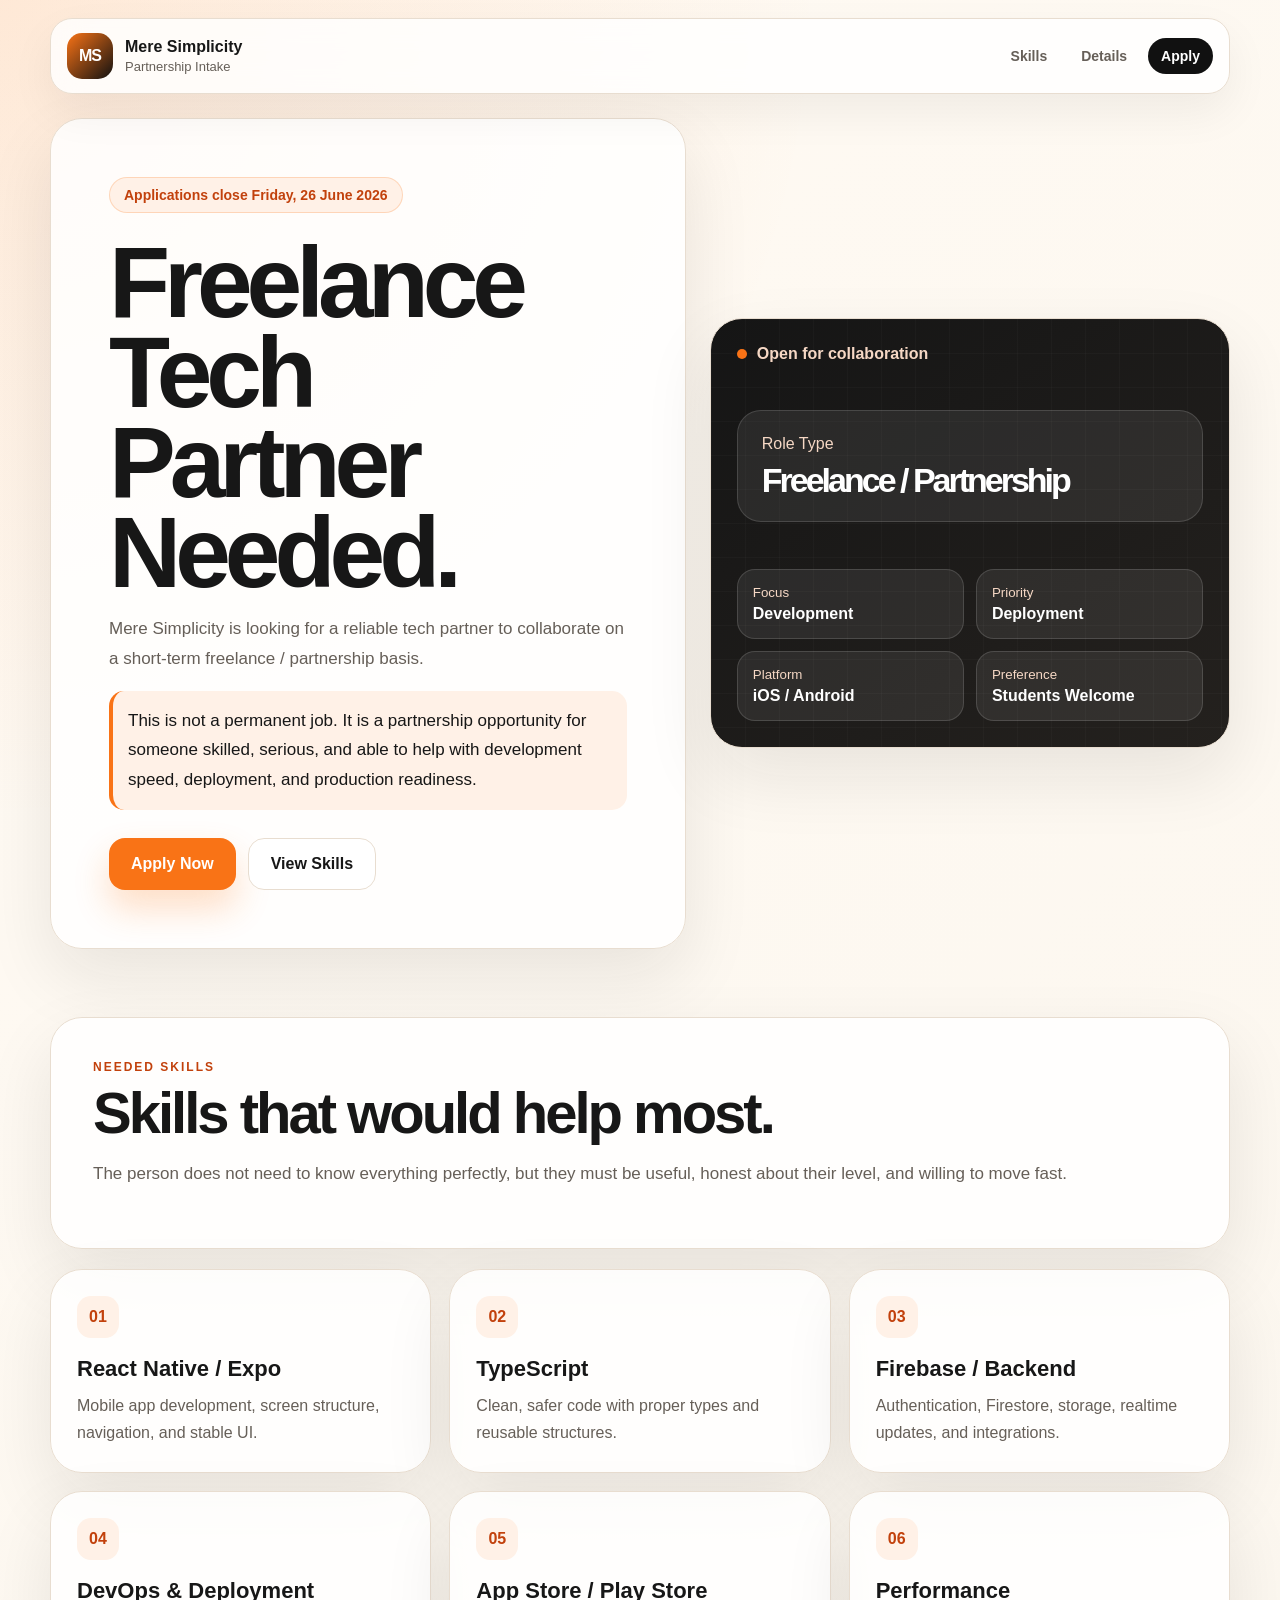
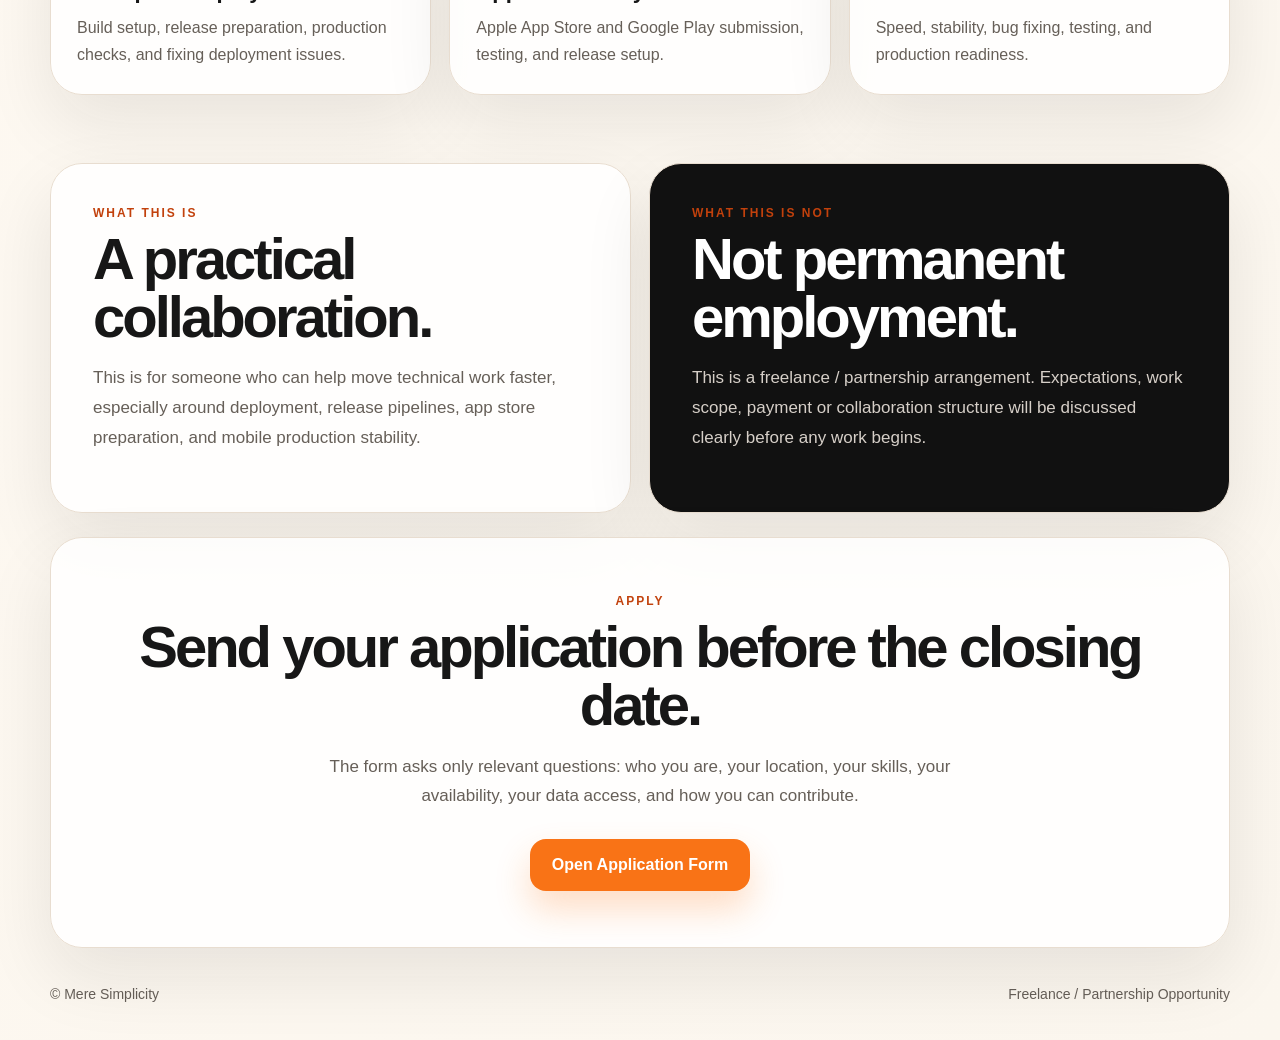
<file: index.html>
<!DOCTYPE html>
<html lang="en">
<head>
  <meta charset="UTF-8" />
  <meta name="viewport" content="width=device-width, initial-scale=1.0" />

  <title>Mere Simplicity | Freelance Tech Partner</title>
  <meta name="description" content="Freelance tech partner opportunity for Mere Simplicity." />

  <link rel="stylesheet" href="styles.css" />
</head>
<body>

  <header class="navbar">
    <a href="index.html" class="brand">
      <div class="logo">MS</div>
      <div>
        <h3>Mere Simplicity</h3>
        <p>Partnership Intake</p>
      </div>
    </a>

    <nav>
      <a href="#skills">Skills</a>
      <a href="#details">Details</a>
      <a href="apply.html" class="nav-btn">Apply</a>
    </nav>
  </header>

  <main>

    <section class="hero">
      <div class="hero-text fade-up">
        <span class="tag">Applications close Friday, 26 June 2026</span>

        <h1>Freelance Tech Partner Needed.</h1>

        <p>
          Mere Simplicity is looking for a reliable tech partner to collaborate
          on a short-term freelance / partnership basis.
        </p>

        <p class="notice">
          This is not a permanent job. It is a partnership opportunity for someone
          skilled, serious, and able to help with development speed, deployment,
          and production readiness.
        </p>

        <div class="actions">
          <a href="apply.html" class="primary-btn">Apply Now</a>
          <a href="#skills" class="outline-btn">View Skills</a>
        </div>
      </div>

      <div class="hero-card fade-up delay">
        <div class="status">
          <span></span>
          Open for collaboration
        </div>

        <div class="info-box">
          <p>Role Type</p>
          <h2>Freelance / Partnership</h2>
        </div>

        <div class="mini-grid">
          <div>
            <small>Focus</small>
            <strong>Development</strong>
          </div>
          <div>
            <small>Priority</small>
            <strong>Deployment</strong>
          </div>
          <div>
            <small>Platform</small>
            <strong>iOS / Android</strong>
          </div>
          <div>
            <small>Preference</small>
            <strong>Students Welcome</strong>
          </div>
        </div>
      </div>
    </section>

    <section class="section" id="skills">
      <div class="section-title fade-up">
        <span class="small-title">Needed Skills</span>
        <h2>Skills that would help most.</h2>
        <p>
          The person does not need to know everything perfectly, but they must be
          useful, honest about their level, and willing to move fast.
        </p>
      </div>

      <div class="skills-grid">
        <div class="skill-card fade-up">
          <span>01</span>
          <h3>React Native / Expo</h3>
          <p>Mobile app development, screen structure, navigation, and stable UI.</p>
        </div>

        <div class="skill-card fade-up">
          <span>02</span>
          <h3>TypeScript</h3>
          <p>Clean, safer code with proper types and reusable structures.</p>
        </div>

        <div class="skill-card fade-up">
          <span>03</span>
          <h3>Firebase / Backend</h3>
          <p>Authentication, Firestore, storage, realtime updates, and integrations.</p>
        </div>

        <div class="skill-card fade-up">
          <span>04</span>
          <h3>DevOps & Deployment</h3>
          <p>Build setup, release preparation, production checks, and fixing deployment issues.</p>
        </div>

        <div class="skill-card fade-up">
          <span>05</span>
          <h3>App Store / Play Store</h3>
          <p>Apple App Store and Google Play submission, testing, and release setup.</p>
        </div>

        <div class="skill-card fade-up">
          <span>06</span>
          <h3>Performance</h3>
          <p>Speed, stability, bug fixing, testing, and production readiness.</p>
        </div>
      </div>
    </section>

    <section class="details" id="details">
      <div class="detail-box fade-up">
        <span class="small-title">What this is</span>
        <h2>A practical collaboration.</h2>
        <p>
          This is for someone who can help move technical work faster, especially
          around deployment, release pipelines, app store preparation, and mobile
          production stability.
        </p>
      </div>

      <div class="detail-box dark fade-up">
        <span class="small-title">What this is not</span>
        <h2>Not permanent employment.</h2>
        <p>
          This is a freelance / partnership arrangement. Expectations, work scope,
          payment or collaboration structure will be discussed clearly before any
          work begins.
        </p>
      </div>
    </section>

    <section class="cta fade-up">
      <span class="small-title">Apply</span>
      <h2>Send your application before the closing date.</h2>
      <p>
        The form asks only relevant questions: who you are, your location, your
        skills, your availability, your data access, and how you can contribute.
      </p>
      <a href="apply.html" class="primary-btn">Open Application Form</a>
    </section>

  </main>

  <footer>
    <p>© Mere Simplicity</p>
    <p>Freelance / Partnership Opportunity</p>
  </footer>

  <script src="main.js"></script>
</body>
</html>
</file>
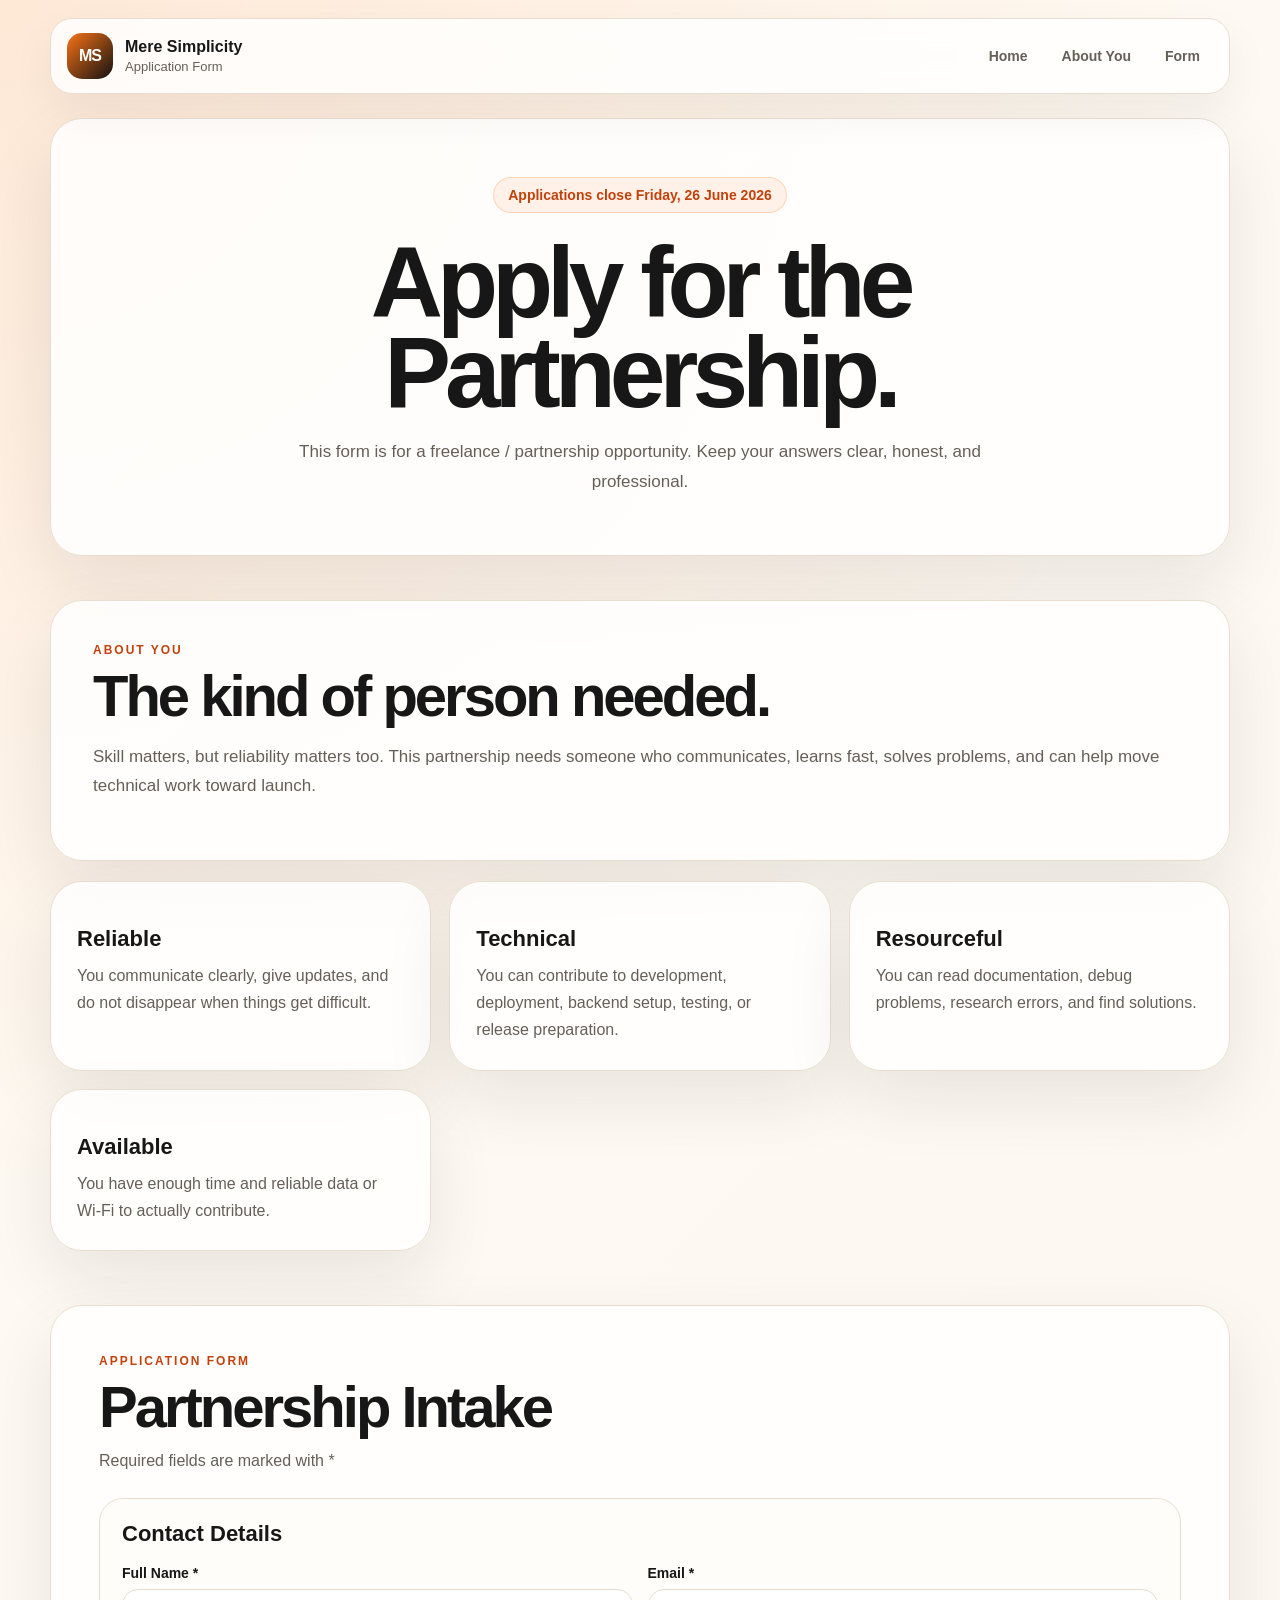
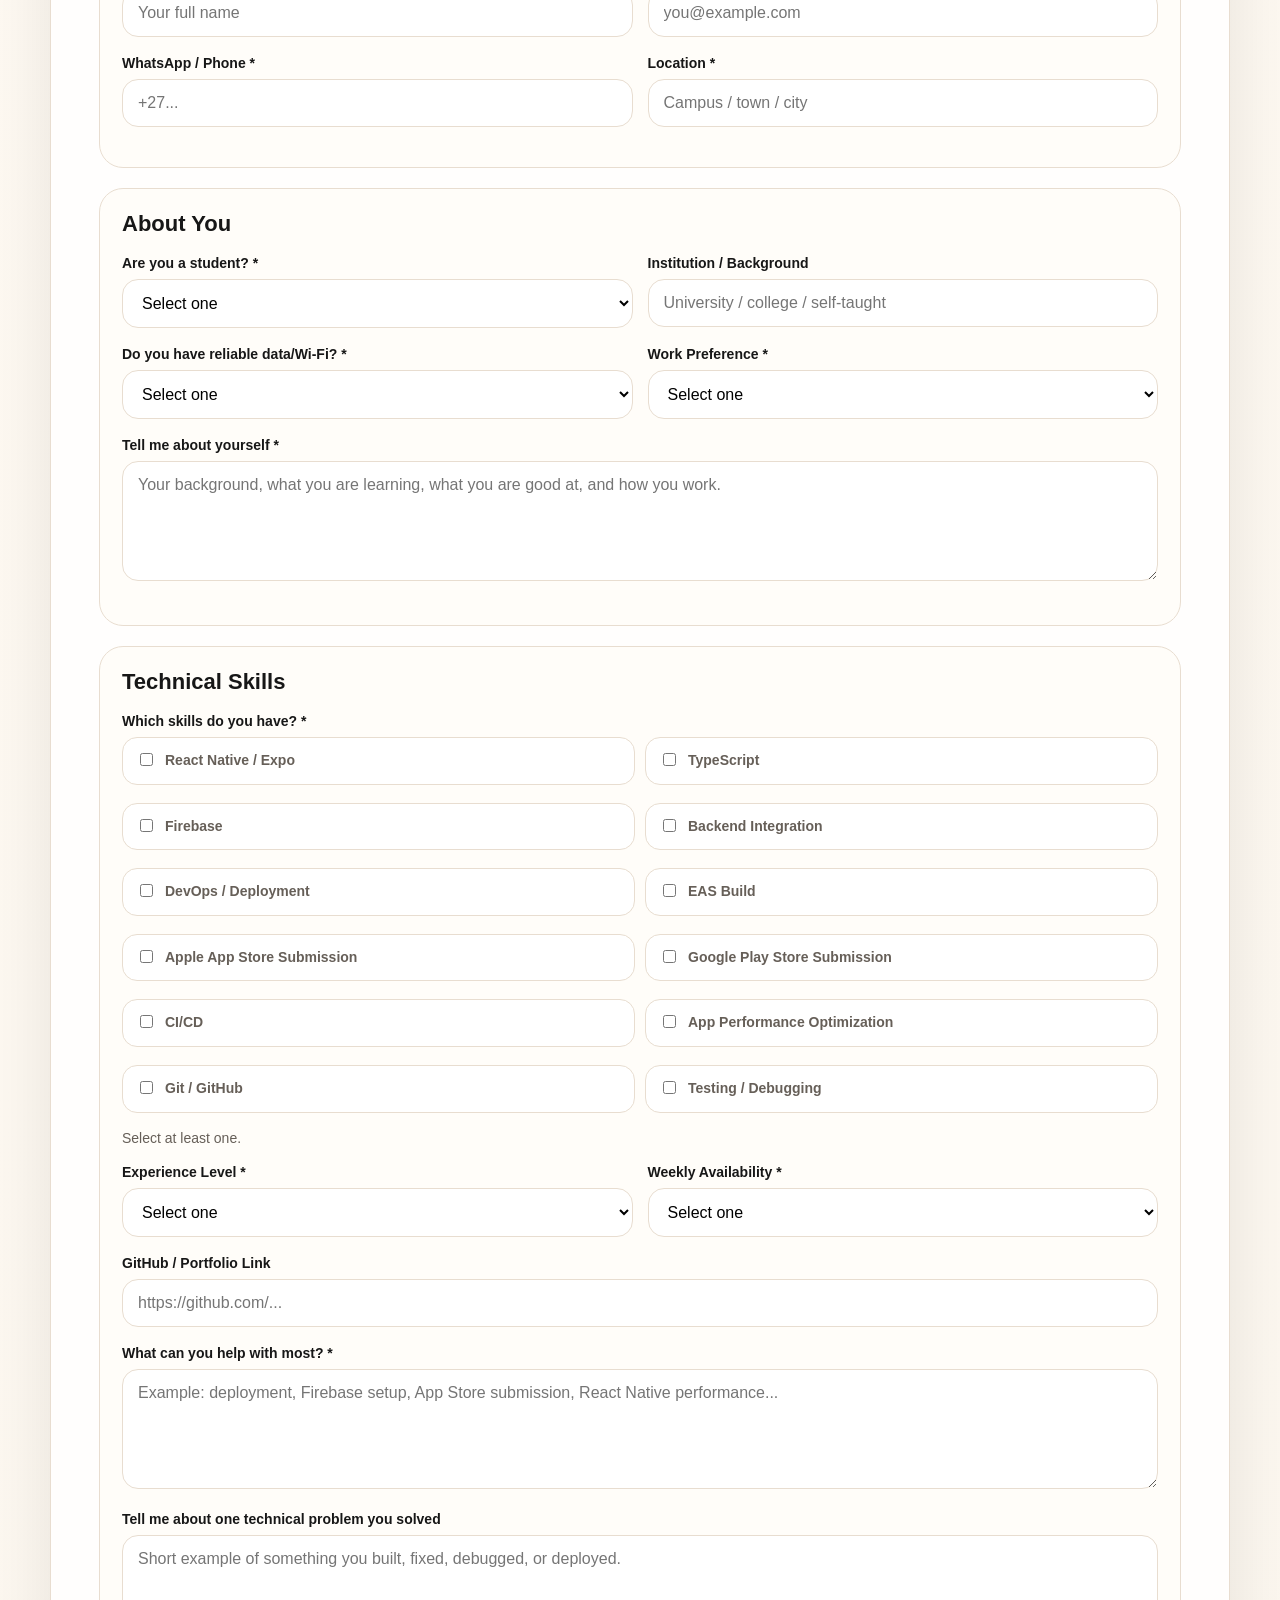
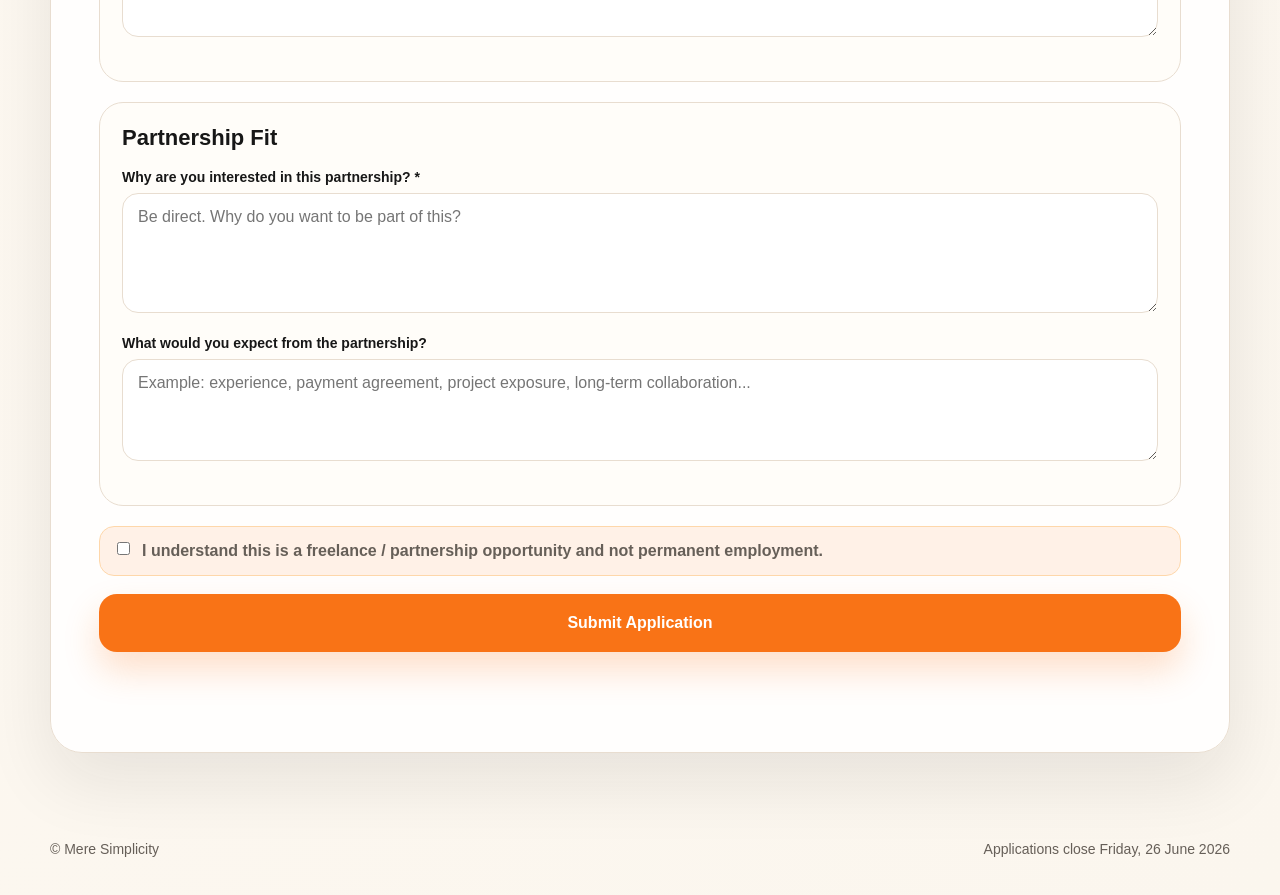
<file: apply.html>
<!DOCTYPE html>
<html lang="en">
<head>
  <meta charset="UTF-8" />
  <meta name="viewport" content="width=device-width, initial-scale=1.0" />

  <title>Apply | Mere Simplicity</title>
  <meta name="description" content="Apply for the Mere Simplicity freelance tech partnership." />

  <link rel="stylesheet" href="styles.css" />
</head>
<body>

  <header class="navbar">
    <a href="index.html" class="brand">
      <div class="logo">MS</div>
      <div>
        <h3>Mere Simplicity</h3>
        <p>Application Form</p>
      </div>
    </a>

    <nav>
      <a href="index.html">Home</a>
      <a href="#about-you">About You</a>
      <a href="#form">Form</a>
    </nav>
  </header>

  <main>

    <section class="apply-hero fade-up">
      <span class="tag">Applications close Friday, 26 June 2026</span>
      <h1>Apply for the Partnership.</h1>
      <p>
        This form is for a freelance / partnership opportunity. Keep your answers
        clear, honest, and professional.
      </p>
    </section>

    <section class="about-section" id="about-you">
      <div class="section-title fade-up">
        <span class="small-title">About You</span>
        <h2>The kind of person needed.</h2>
        <p>
          Skill matters, but reliability matters too. This partnership needs
          someone who communicates, learns fast, solves problems, and can help
          move technical work toward launch.
        </p>
      </div>

      <div class="about-grid">
        <div class="about-card fade-up">
          <h3>Reliable</h3>
          <p>You communicate clearly, give updates, and do not disappear when things get difficult.</p>
        </div>

        <div class="about-card fade-up">
          <h3>Technical</h3>
          <p>You can contribute to development, deployment, backend setup, testing, or release preparation.</p>
        </div>

        <div class="about-card fade-up">
          <h3>Resourceful</h3>
          <p>You can read documentation, debug problems, research errors, and find solutions.</p>
        </div>

        <div class="about-card fade-up">
          <h3>Available</h3>
          <p>You have enough time and reliable data or Wi-Fi to actually contribute.</p>
        </div>
      </div>
    </section>

    <section class="form-section" id="form">

      <form
        id="partnerForm"
        class="application-form fade-up"
        action="https://formspree.io/f/xvznjlqk"
        method="POST"
      >

        <input type="hidden" name="_subject" value="New Mere Simplicity Tech Partner Application" />
        <input type="text" name="_gotcha" class="hidden" tabindex="-1" autocomplete="off" />

        <div class="form-heading">
          <span class="small-title">Application Form</span>
          <h2>Partnership Intake</h2>
          <p>Required fields are marked with *</p>
        </div>

        <div class="form-block">
          <h3>Contact Details</h3>

          <div class="grid">
            <div class="field">
              <label for="fullName">Full Name *</label>
              <input id="fullName" type="text" name="Full Name" placeholder="Your full name" required />
            </div>

            <div class="field">
              <label for="email">Email *</label>
              <input id="email" type="email" name="Email" placeholder="you@example.com" required />
            </div>
          </div>

          <div class="grid">
            <div class="field">
              <label for="phone">WhatsApp / Phone *</label>
              <input id="phone" type="tel" name="Phone" placeholder="+27..." required />
            </div>

            <div class="field">
              <label for="location">Location *</label>
              <input id="location" type="text" name="Location" placeholder="Campus / town / city" required />
            </div>
          </div>
        </div>

        <div class="form-block">
          <h3>About You</h3>

          <div class="grid">
            <div class="field">
              <label for="studentStatus">Are you a student? *</label>
              <select id="studentStatus" name="Student Status" required>
                <option value="">Select one</option>
                <option>Yes, I am currently a student</option>
                <option>No, I am not a student</option>
                <option>I recently graduated</option>
                <option>I am self-taught</option>
              </select>
            </div>

            <div class="field">
              <label for="institution">Institution / Background</label>
              <input id="institution" type="text" name="Institution or Background" placeholder="University / college / self-taught" />
            </div>
          </div>

          <div class="grid">
            <div class="field">
              <label for="internet">Do you have reliable data/Wi-Fi? *</label>
              <select id="internet" name="Reliable Data or Wi-Fi" required>
                <option value="">Select one</option>
                <option>Yes, reliable</option>
                <option>Sometimes reliable</option>
                <option>No, not reliable</option>
              </select>
            </div>

            <div class="field">
              <label for="workStyle">Work Preference *</label>
              <select id="workStyle" name="Work Preference" required>
                <option value="">Select one</option>
                <option>Remote</option>
                <option>Campus / in-person meetups</option>
                <option>Hybrid</option>
              </select>
            </div>
          </div>

          <div class="field">
            <label for="aboutText">Tell me about yourself *</label>
            <textarea
              id="aboutText"
              name="About You"
              rows="5"
              placeholder="Your background, what you are learning, what you are good at, and how you work."
              required
            ></textarea>
          </div>
        </div>

        <div class="form-block">
          <h3>Technical Skills</h3>

          <div class="field">
            <label>Which skills do you have? *</label>

            <div class="checkbox-grid">
              <label><input type="checkbox" name="Skills" value="React Native / Expo" /> React Native / Expo</label>
              <label><input type="checkbox" name="Skills" value="TypeScript" /> TypeScript</label>
              <label><input type="checkbox" name="Skills" value="Firebase" /> Firebase</label>
              <label><input type="checkbox" name="Skills" value="Backend Integration" /> Backend Integration</label>
              <label><input type="checkbox" name="Skills" value="DevOps / Deployment" /> DevOps / Deployment</label>
              <label><input type="checkbox" name="Skills" value="EAS Build" /> EAS Build</label>
              <label><input type="checkbox" name="Skills" value="Apple App Store Submission" /> Apple App Store Submission</label>
              <label><input type="checkbox" name="Skills" value="Google Play Store Submission" /> Google Play Store Submission</label>
              <label><input type="checkbox" name="Skills" value="CI/CD" /> CI/CD</label>
              <label><input type="checkbox" name="Skills" value="App Performance Optimization" /> App Performance Optimization</label>
              <label><input type="checkbox" name="Skills" value="Git / GitHub" /> Git / GitHub</label>
              <label><input type="checkbox" name="Skills" value="Testing / Debugging" /> Testing / Debugging</label>
            </div>

            <p class="hint">Select at least one.</p>
          </div>

          <div class="grid">
            <div class="field">
              <label for="experience">Experience Level *</label>
              <select id="experience" name="Experience Level" required>
                <option value="">Select one</option>
                <option>Beginner but serious</option>
                <option>Intermediate</option>
                <option>Advanced</option>
                <option>Production experience</option>
              </select>
            </div>

            <div class="field">
              <label for="availability">Weekly Availability *</label>
              <select id="availability" name="Weekly Availability" required>
                <option value="">Select one</option>
                <option>1–3 hours</option>
                <option>4–8 hours</option>
                <option>9–15 hours</option>
                <option>15+ hours</option>
              </select>
            </div>
          </div>

          <div class="field">
            <label for="portfolio">GitHub / Portfolio Link</label>
            <input id="portfolio" type="url" name="Portfolio Link" placeholder="https://github.com/..." />
          </div>

          <div class="field">
            <label for="strongest">What can you help with most? *</label>
            <textarea
              id="strongest"
              name="Strongest Contribution"
              rows="5"
              placeholder="Example: deployment, Firebase setup, App Store submission, React Native performance..."
              required
            ></textarea>
          </div>

          <div class="field">
            <label for="problem">Tell me about one technical problem you solved</label>
            <textarea
              id="problem"
              name="Technical Problem Solved"
              rows="4"
              placeholder="Short example of something you built, fixed, debugged, or deployed."
            ></textarea>
          </div>
        </div>

        <div class="form-block">
          <h3>Partnership Fit</h3>

          <div class="field">
            <label for="why">Why are you interested in this partnership? *</label>
            <textarea
              id="why"
              name="Reason For Applying"
              rows="5"
              placeholder="Be direct. Why do you want to be part of this?"
              required
            ></textarea>
          </div>

          <div class="field">
            <label for="expectation">What would you expect from the partnership?</label>
            <textarea
              id="expectation"
              name="Partnership Expectations"
              rows="4"
              placeholder="Example: experience, payment agreement, project exposure, long-term collaboration..."
            ></textarea>
          </div>
        </div>

        <label class="agreement">
          <input type="checkbox" name="Agreement" value="Accepted" required />
          <span>
            I understand this is a freelance / partnership opportunity and not permanent employment.
          </span>
        </label>

        <button type="submit" id="submitBtn">Submit Application</button>

        <p id="message"></p>

      </form>

    </section>

  </main>

  <footer>
    <p>© Mere Simplicity</p>
    <p>Applications close Friday, 26 June 2026</p>
  </footer>

  <script src="main.js"></script>
</body>
</html>
</file>
<file: styles.css>
* {
  box-sizing: border-box;
}

:root {
  --cream: #fbf6ee;
  --white: #ffffff;
  --black: #111111;
  --text: #171717;
  --muted: #665f58;
  --line: #e8ddd0;
  --orange: #f97316;
  --orange-dark: #c2410c;
  --orange-soft: #fff1e7;
  --green: #16a34a;
  --red: #dc2626;
  --shadow: 0 28px 70px rgba(17, 17, 17, 0.09);
}

html {
  scroll-behavior: smooth;
}

body {
  margin: 0;
  font-family: Arial, Helvetica, sans-serif;
  background:
    radial-gradient(circle at top left, rgba(249, 115, 22, 0.13), transparent 28%),
    linear-gradient(135deg, #fffaf3, var(--cream));
  color: var(--text);
}

a {
  text-decoration: none;
  color: inherit;
}

.navbar {
  width: min(1180px, calc(100% - 32px));
  margin: 18px auto 0;
  padding: 14px 16px;
  background: rgba(255, 255, 255, 0.82);
  border: 1px solid var(--line);
  border-radius: 22px;
  box-shadow: 0 18px 45px rgba(17, 17, 17, 0.06);
  backdrop-filter: blur(14px);
  display: flex;
  align-items: center;
  justify-content: space-between;
  position: sticky;
  top: 14px;
  z-index: 20;
}

.brand {
  display: flex;
  align-items: center;
  gap: 12px;
}

.logo {
  width: 46px;
  height: 46px;
  border-radius: 15px;
  background: linear-gradient(135deg, var(--orange), var(--black));
  color: white;
  display: grid;
  place-items: center;
  font-weight: 900;
  letter-spacing: -1px;
  animation: floatLogo 3s ease-in-out infinite;
}

.brand h3 {
  margin: 0;
  font-size: 16px;
}

.brand p {
  margin: 3px 0 0;
  color: var(--muted);
  font-size: 13px;
}

nav {
  display: flex;
  align-items: center;
  gap: 8px;
}

nav a {
  padding: 10px 13px;
  border-radius: 999px;
  color: var(--muted);
  font-size: 14px;
  font-weight: 700;
}

nav a:hover {
  background: var(--orange-soft);
  color: var(--orange-dark);
}

.nav-btn {
  background: var(--black);
  color: white !important;
}

.hero,
.section,
.details,
.cta,
.apply-hero,
.about-section,
.form-section {
  width: min(1180px, calc(100% - 32px));
  margin: 24px auto;
}

.hero {
  min-height: calc(100vh - 120px);
  display: grid;
  grid-template-columns: 1.1fr 0.9fr;
  gap: 24px;
  align-items: center;
}

.hero-text,
.hero-card,
.section-title,
.skill-card,
.detail-box,
.cta,
.apply-hero,
.about-card,
.application-form {
  background: rgba(255, 255, 255, 0.84);
  border: 1px solid var(--line);
  border-radius: 32px;
  box-shadow: var(--shadow);
}

.hero-text,
.apply-hero {
  padding: clamp(30px, 5vw, 58px);
}

.tag {
  display: inline-block;
  padding: 9px 14px;
  border-radius: 999px;
  background: var(--orange-soft);
  color: var(--orange-dark);
  border: 1px solid rgba(249, 115, 22, 0.22);
  font-size: 14px;
  font-weight: 800;
  margin-bottom: 24px;
}

h1 {
  margin: 0;
  font-size: clamp(48px, 8vw, 100px);
  line-height: 0.9;
  letter-spacing: -6px;
}

.hero-text p,
.apply-hero p,
.section-title p,
.detail-box p,
.cta p {
  color: var(--muted);
  font-size: 17px;
  line-height: 1.75;
}

.notice {
  background: var(--orange-soft);
  border-left: 4px solid var(--orange);
  padding: 15px;
  border-radius: 15px;
  color: var(--text) !important;
}

.actions {
  margin-top: 28px;
  display: flex;
  flex-wrap: wrap;
  gap: 12px;
}

.primary-btn,
.outline-btn {
  min-height: 52px;
  padding: 0 22px;
  display: inline-flex;
  align-items: center;
  justify-content: center;
  border-radius: 16px;
  font-weight: 800;
  transition: 0.2s ease;
}

.primary-btn {
  background: var(--orange);
  color: white;
  box-shadow: 0 18px 35px rgba(249, 115, 22, 0.24);
}

.primary-btn:hover,
button:hover {
  transform: translateY(-2px);
  background: #ea580c;
}

.outline-btn {
  background: white;
  border: 1px solid var(--line);
}

.hero-card {
  padding: 26px;
  min-height: 430px;
  background:
    linear-gradient(145deg, #151515, #24211e);
  color: white;
  display: flex;
  flex-direction: column;
  justify-content: space-between;
  overflow: hidden;
  position: relative;
}

.hero-card::before {
  content: "";
  position: absolute;
  inset: 0;
  background-image:
    linear-gradient(rgba(255,255,255,0.05) 1px, transparent 1px),
    linear-gradient(90deg, rgba(255,255,255,0.05) 1px, transparent 1px);
  background-size: 34px 34px;
  opacity: 0.5;
}

.hero-card > * {
  position: relative;
}

.status {
  display: flex;
  align-items: center;
  gap: 10px;
  color: #f6d8c5;
  font-weight: 800;
}

.status span {
  width: 10px;
  height: 10px;
  background: var(--orange);
  border-radius: 50%;
  animation: pulse 1.7s infinite;
}

.info-box {
  padding: 24px;
  border-radius: 24px;
  background: rgba(255,255,255,0.08);
  border: 1px solid rgba(255,255,255,0.14);
}

.info-box p {
  margin: 0 0 10px;
  color: #f6d8c5;
}

.info-box h2 {
  margin: 0;
  font-size: 34px;
  line-height: 1;
}

.mini-grid {
  display: grid;
  grid-template-columns: 1fr 1fr;
  gap: 12px;
}

.mini-grid div {
  padding: 15px;
  border-radius: 18px;
  background: rgba(255,255,255,0.08);
  border: 1px solid rgba(255,255,255,0.14);
}

.mini-grid small {
  display: block;
  color: #f6d8c5;
  margin-bottom: 5px;
}

.section {
  padding: 44px 0;
}

.section-title {
  padding: clamp(28px, 4vw, 42px);
  margin-bottom: 20px;
}

.small-title {
  display: block;
  color: var(--orange-dark);
  text-transform: uppercase;
  letter-spacing: 2px;
  font-size: 12px;
  font-weight: 900;
  margin-bottom: 10px;
}

h2 {
  margin: 0;
  font-size: clamp(32px, 5vw, 58px);
  line-height: 1;
  letter-spacing: -3px;
}

.skills-grid,
.about-grid {
  display: grid;
  grid-template-columns: repeat(3, 1fr);
  gap: 18px;
}

.skill-card,
.about-card {
  padding: 26px;
  transition: 0.2s ease;
}

.skill-card:hover,
.about-card:hover,
.detail-box:hover {
  transform: translateY(-4px);
}

.skill-card span {
  width: 42px;
  height: 42px;
  border-radius: 14px;
  display: grid;
  place-items: center;
  background: var(--orange-soft);
  color: var(--orange-dark);
  font-weight: 900;
}

.skill-card h3,
.about-card h3 {
  margin: 18px 0 10px;
  font-size: 22px;
}

.skill-card p,
.about-card p {
  margin: 0;
  color: var(--muted);
  line-height: 1.7;
}

.details {
  display: grid;
  grid-template-columns: 1fr 1fr;
  gap: 18px;
}

.detail-box {
  padding: clamp(28px, 4vw, 42px);
}

.detail-box.dark {
  background: var(--black);
  color: white;
}

.detail-box.dark p {
  color: #d6cfc8;
}

.cta {
  text-align: center;
  padding: clamp(34px, 5vw, 56px);
}

.cta p {
  max-width: 700px;
  margin: 18px auto 28px;
}

.apply-hero {
  text-align: center;
}

.apply-hero p {
  max-width: 760px;
  margin: 20px auto 0;
}

.about-section {
  padding: 20px 0 30px;
}

.form-section {
  padding-bottom: 50px;
}

.application-form {
  padding: clamp(24px, 5vw, 48px);
}

.form-heading {
  margin-bottom: 28px;
}

.form-heading p {
  color: var(--muted);
}

.form-block {
  padding: 22px;
  background: #fffdf9;
  border: 1px solid var(--line);
  border-radius: 24px;
  margin-bottom: 20px;
}

.form-block h3 {
  margin: 0 0 18px;
  font-size: 22px;
}

.grid {
  display: grid;
  grid-template-columns: 1fr 1fr;
  gap: 15px;
}

.field {
  margin-bottom: 18px;
}

.field label {
  display: block;
  font-weight: 800;
  margin-bottom: 8px;
  font-size: 14px;
}

input,
select,
textarea {
  width: 100%;
  border: 1px solid var(--line);
  background: white;
  border-radius: 16px;
  padding: 14px 15px;
  font: inherit;
  outline: none;
  transition: 0.2s ease;
}

textarea {
  resize: vertical;
}

input:focus,
select:focus,
textarea:focus {
  border-color: var(--orange);
  box-shadow: 0 0 0 4px rgba(249, 115, 22, 0.12);
}

.checkbox-grid {
  display: grid;
  grid-template-columns: 1fr 1fr;
  gap: 10px;
}

.checkbox-grid label,
.agreement {
  display: flex;
  align-items: flex-start;
  gap: 9px;
  padding: 13px;
  border: 1px solid var(--line);
  background: white;
  border-radius: 15px;
  color: var(--muted);
  line-height: 1.4;
  font-weight: 700;
}

.checkbox-grid input,
.agreement input {
  width: auto;
  margin-top: 2px;
  accent-color: var(--orange);
}

.hint {
  margin: 9px 0 0;
  color: var(--muted);
  font-size: 14px;
}

.agreement {
  background: var(--orange-soft);
  border-color: #fed7aa;
  margin-bottom: 18px;
}

button {
  width: 100%;
  min-height: 58px;
  border: none;
  border-radius: 18px;
  background: var(--orange);
  color: white;
  font-size: 16px;
  font-weight: 900;
  cursor: pointer;
  transition: 0.2s ease;
  box-shadow: 0 18px 35px rgba(249, 115, 22, 0.22);
}

button:disabled {
  opacity: 0.65;
  cursor: not-allowed;
  transform: none;
}

#message {
  min-height: 22px;
  margin-top: 14px;
  font-weight: 800;
}

.success {
  color: var(--green);
}

.error {
  color: var(--red);
}

.hidden {
  display: none;
}

footer {
  width: min(1180px, calc(100% - 32px));
  margin: 0 auto 24px;
  color: var(--muted);
  display: flex;
  justify-content: space-between;
  gap: 12px;
  font-size: 14px;
}

.fade-up {
  opacity: 0;
  transform: translateY(18px);
  animation: fadeUp 0.75s ease forwards;
}

.delay {
  animation-delay: 0.15s;
}

@keyframes fadeUp {
  to {
    opacity: 1;
    transform: translateY(0);
  }
}

@keyframes floatLogo {
  0%, 100% {
    transform: translateY(0);
  }

  50% {
    transform: translateY(-5px);
  }
}

@keyframes pulse {
  0% {
    box-shadow: 0 0 0 0 rgba(249, 115, 22, 0.5);
  }

  70% {
    box-shadow: 0 0 0 10px rgba(249, 115, 22, 0);
  }

  100% {
    box-shadow: 0 0 0 0 rgba(249, 115, 22, 0);
  }
}

@media (max-width: 900px) {
  nav {
    display: none;
  }

  .hero,
  .details {
    grid-template-columns: 1fr;
  }

  .skills-grid,
  .about-grid {
    grid-template-columns: 1fr 1fr;
  }

  .hero {
    min-height: auto;
  }
}

@media (max-width: 650px) {
  .navbar,
  .hero,
  .section,
  .details,
  .cta,
  .apply-hero,
  .about-section,
  .form-section,
  footer {
    width: min(100% - 24px, 1180px);
  }

  .hero-text,
  .apply-hero,
  .application-form {
    border-radius: 24px;
  }

  h1 {
    font-size: 54px;
    letter-spacing: -3px;
  }

  h2 {
    letter-spacing: -2px;
  }

  .skills-grid,
  .about-grid,
  .grid,
  .checkbox-grid,
  .mini-grid {
    grid-template-columns: 1fr;
  }

  .hero-card {
    min-height: 370px;
  }

  .form-block {
    padding: 17px;
  }

  footer {
    flex-direction: column;
  }
}
</file>
